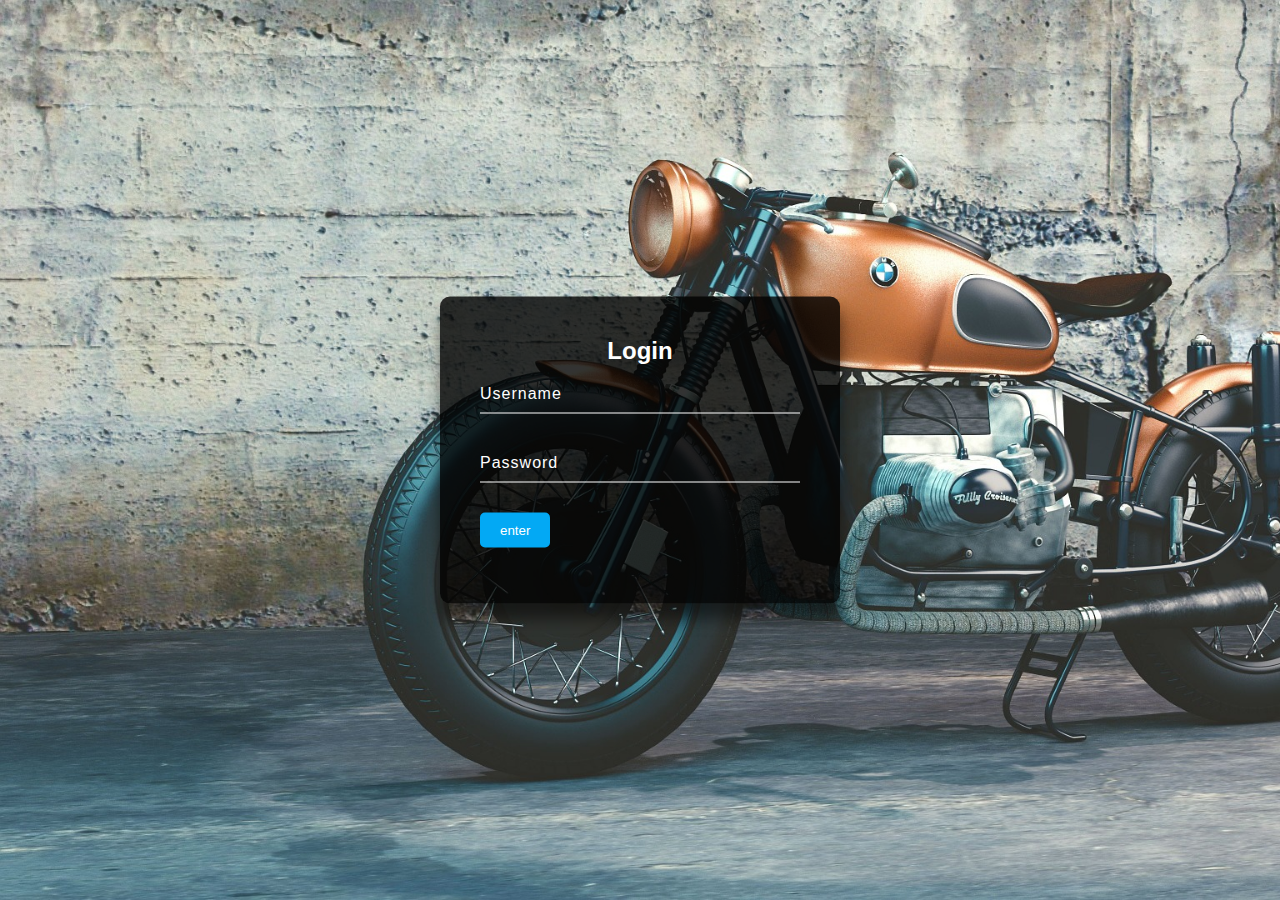
<file: login form 2/index.html>
<html>
<head>
	<title>login Form 2</title>
	<meta charset="utf-8">
	<link rel="stylesheet" href="style.css">
	</head>
	
	<body>
	<div class="box">
		<h2>Login</h2>
		<form>
			<div class="inputbox">
				<input type="text" name="" required="">
				<label>Username</label>
			</div>	
				<div class="inputbox">
				<input type="password" name="" required="">  
					<label>Password</label>
			</div>
			<input type="submit" name="" value="enter">
		
		</form>
		
		
		</div>
	
	
	</body>

</html>
</file>
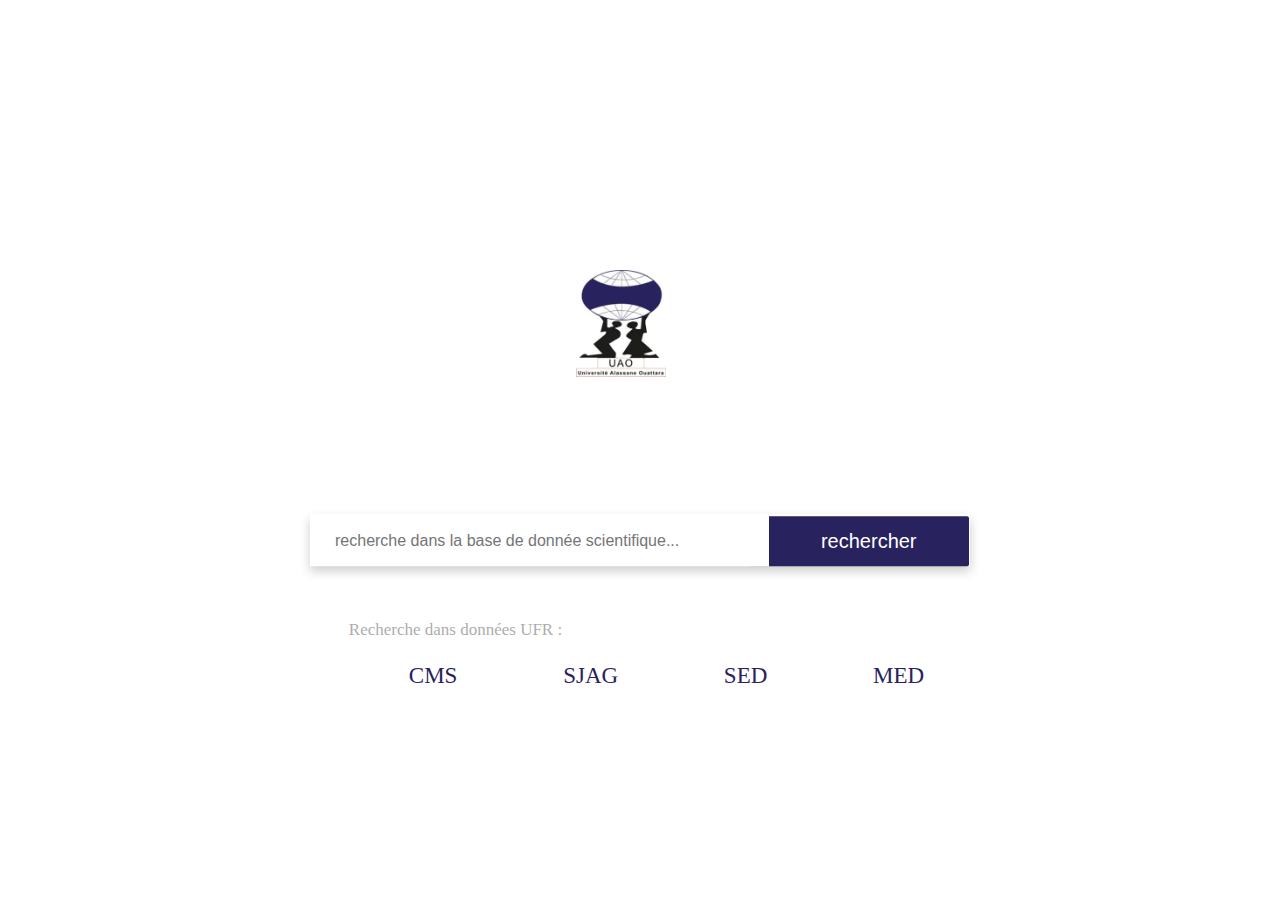
<file: moteur veilleur/index.html>
<!DOCTYPE html>
<html>
<head>
	<title>MV</title>
	<meta charset="utf-8">
	<link rel="stylesheet" type="text/css" href="style.css">
</head>
<body>
		<nav>
			<p>Recherche dans données UFR : </p>
			<ul>
				<li><a href="">CMS</a></li>
				<li><a href="">SJAG</a></li>
				<li><a href="">SED</a></li>
				<li><a href="">MED</a></li>
			</ul>
		</nav>
		<img src="e.jpg">
		<div class="boite">
			<form>
				<input type="text" name="" value="" placeholder="recherche dans la base de donnée scientifique...">
				<input type="submit" name="" value="rechercher">
			</form>
		</div>
</body>
</html>
</file>
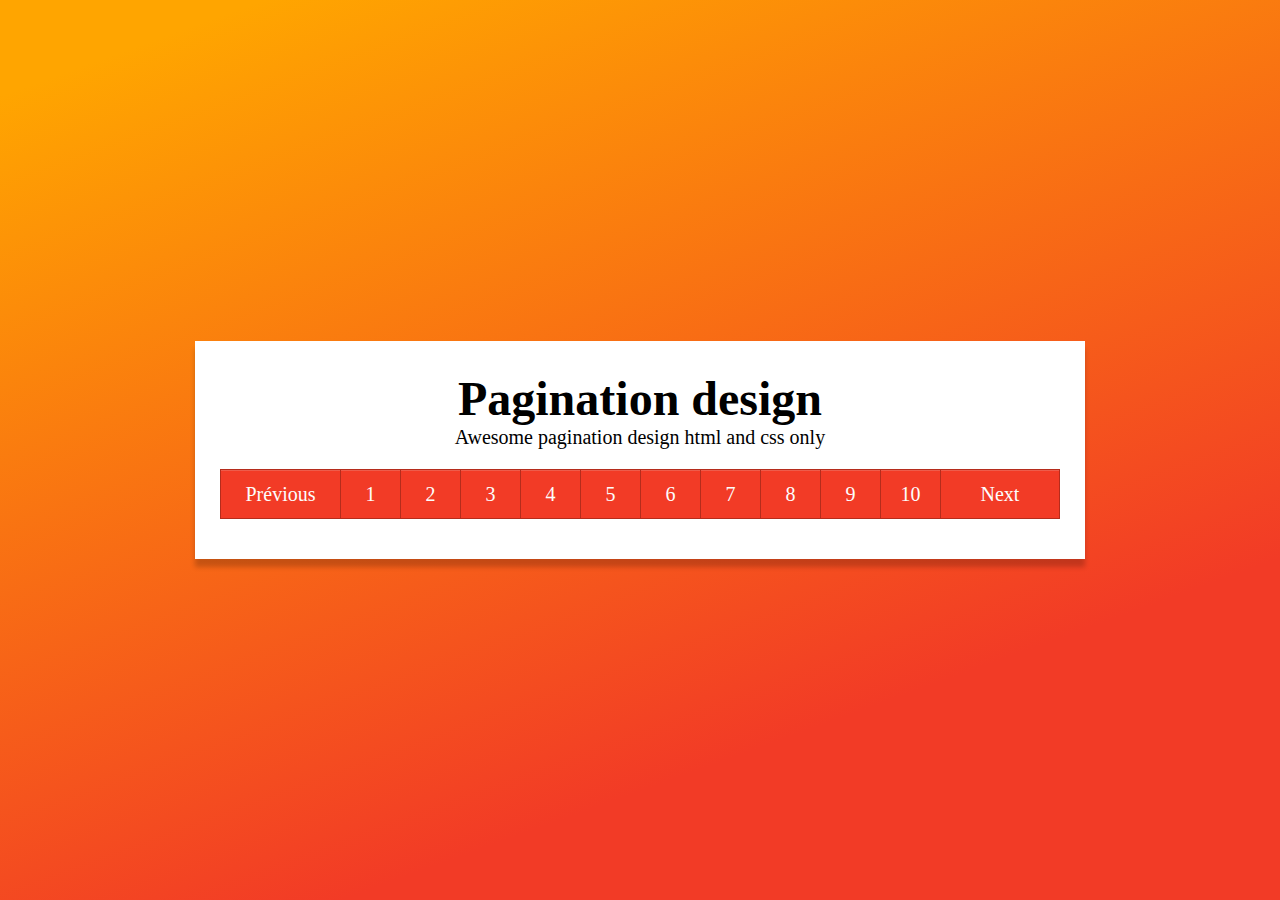
<file: pagination/index.html>
<!DOCTYPE html>
<html lang="en">
<head>
    <meta charset="UTF-8">
    <meta http-equiv="X-UA-Compatible" content="IE=edge">
    <meta name="viewport" content="width=device-width, initial-scale=1.0">
    <link src="https://cdnjs.cloudflare.com/ajax/libs/font-awesome/6.0.0/js/all.min.js">
    <link rel="stylesheet" href="style.css">
    <title></title> 
</head>
<body>
    <div class="conteneur">
        <div class="titre-contenu">Pagination design</div>
        <p>Awesome pagination design html and css only</p>
        <ul class="pagination">
            <li class="icon"><a href=""><span class="fas fa-angle-left"></span>Prévious</a></li>
            <li><a href="#">1</a></li>
            <li><a href="#">2</a></li>
            <li><a href="#">3</a></li>
            <li><a href="#">4</a></li>
            <li><a href="#">5</a></li>
            <li><a href="#">6</a></li>
            <li><a href="#">7</a></li>
            <li><a href="#">8</a></li>
            <li><a href="#">9</a></li>
            <li><a href="#">10</a></li>
            <li class="icon"><a href=""> Next<span class="fas fa-angle-right"></span></a></li>
        </ul>
    </div>
</body>
</html>
</file>
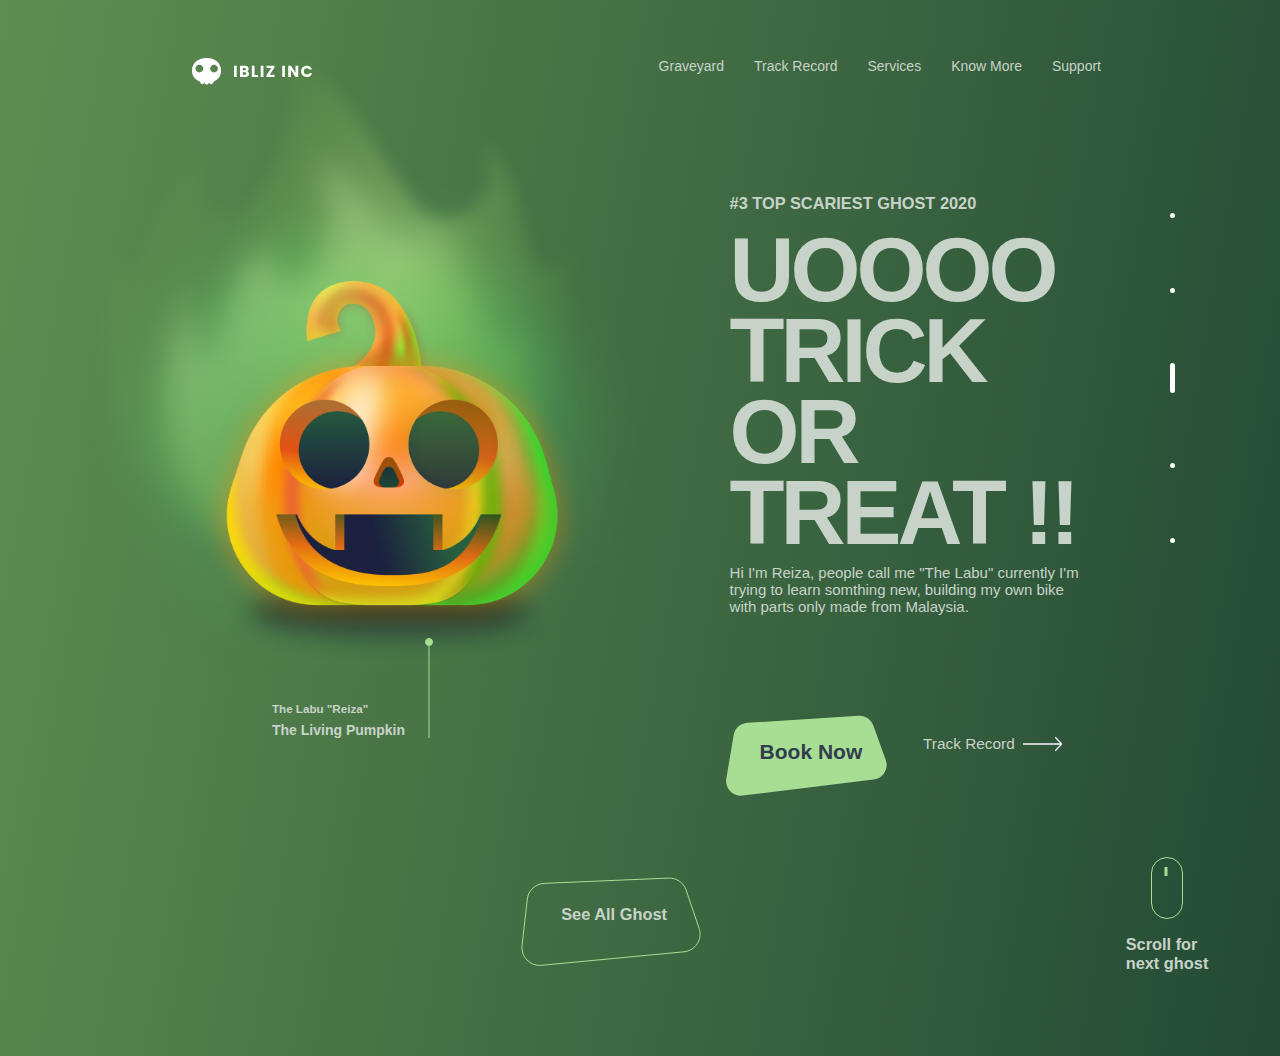
<file: reproduction site reiza/reiza.html>
<!DOCTYPE html>
<html lang="en">
<head>
    <meta charset="UTF-8">
    <meta http-equiv="X-UA-Compatible" content="IE=edge">
    <meta name="viewport" content="width=device-width, initial-scale=1.0">
    <link rel="stylesheet" href="reiza.css">
    <title>reiza</title>
</head>
<body>
    <header class="header">
        <div><img src="svg/logo.svg" alt=""></div>
        <nav class="navbar">
            <ul>
                <li><a href="">Graveyard</a></li>
                <li><a href="">Track Record</a></li>
                <li><a href="">Services</a></li>
                <li><a href="">Know More</a></li>
                <li><a href="">Support</a></li>
            </ul>
        </nav>
    </header>
    <!-- fin du header -->
        <section class="ultime">
    <!-- début de section. divgauche + divdroite -->

            <section class="section">
                <!-- debut sous section 1 -->
                <div class="divgauche">
                <div class="images">
                    <img src="img/shadow.png" alt="" class="shadow">
                    <img src="img/citrouille.png" alt="" class="citrouille">
                </div> 
                    <div class="souselements">
                        <div class="textzz">
                            <h5 class="thelabu_texte">The Labu "Reiza"</h5>
                            <h4 class="thelivingtexte">The Living Pumpkin </h4>
                        </div>
                        <img src="svg/pointer.svg" alt="" class="pointer">
                    </div>
                </div>
                <!-- fin sous section 1 -->

                <!-- debut sous section 2 -->
                <div class="divdroite">
                    <div class="texthaut">
                        <h3 class="3top">#3 TOP SCARIEST GHOST 2020</h3>
                        <h1 class="plusgrandtitre">UOOOO<br>
                            TRICK OR <br>
                            TREAT !!</h1>
                        <h6 class="texte_présentation">Hi I'm Reiza, people call me "The Labu" currently I'm <br>
                            trying to learn somthing new, building my own bike <br>
                            with parts only made from Malaysia.</h6>
                    </div>
                    
                    <div class="textbas">
                        <div class="bouton">
                            <h2 class="book_news_texte">Book Now</h2>
                            <img src="svg/btn-svg-filled.svg" alt="" class="trapez">
                        </div>
                        
                        <div class="Track_et_fleche">
                            <h2 class="trackrecord">Track Record</h2>
                            <img src="svg/arrow.svg" alt="" class="arr">
                        </div>

                    </div>
                    
                </div>
                <!-- fin sous section 2 -->
                <div class="element_scrollant">
                    <!--  -->
                    <div class="point"></div>
                    <div class="point"></div>
                    <div class="point" id="longpoint"></div>
                    <div class="point"></div>
                    <div class="point"></div>
                </div>
               
            </section>
             <!-- element de scroll totalement à droite -->
          
        </section>
    <!-- fin -->

    <!-- debut footer -->
    <footer class="footer">
        <!--  -->
        <div class="elementfooter">
            <div class="boutonfooter">
                <img src="svg/btn-svg-not-filled.svg" alt="">
                <h3 class="see_all_ghost">See All Ghost</h3>
            </div>
            
            <div class="souris_et_texte">
                <div class="souris_icon">
                    <div class="molette_souris"></div>
                </div>

                <h3 class="scrolltext">Scroll for <br>
                    next ghost</h3>
            </div>
        </div>
        <!--  -->
    </footer>
    <!-- fin -->
</body>
</html>
</file>
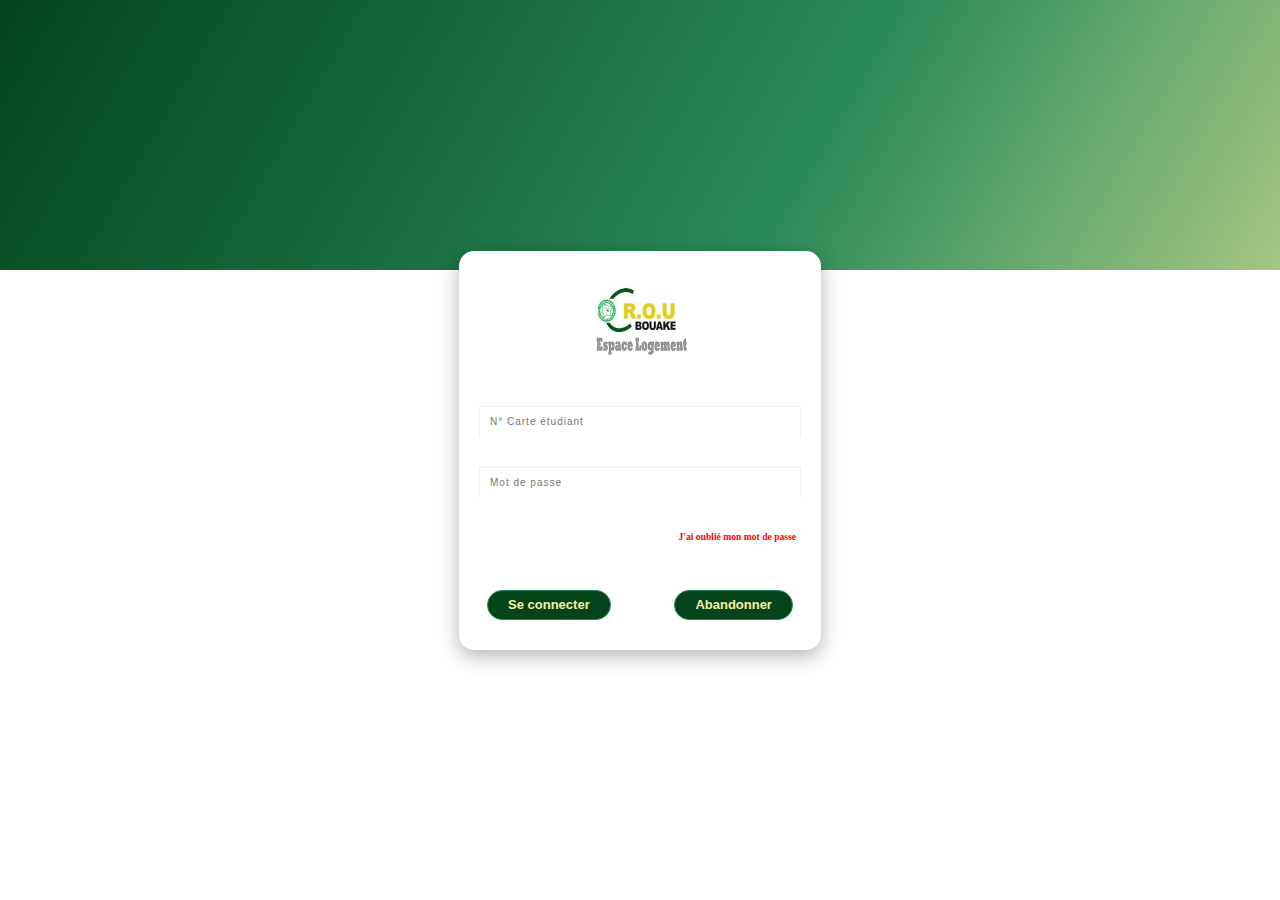
<file: reproduction site reiza/repro crou bouaké espace/crou.html>
<!DOCTYPE html>
<html lang="en">
<head>
    <meta charset="UTF-8">
    <meta http-equiv="X-UA-Compatible" content="IE=edge">
    <meta name="viewport" content="width=device-width, initial-scale=1.0">
    <link rel="stylesheet" href="crou.css">
    <title>CROU-B espace logement</title>

    <script>alert("Cette page contient des virus")</script>
</head>
<body class="body">
    

    <div class="boite">
        <form action="">
            <img src="img/logo_espace_logement4.png" alt="logo" title="infobulles" class="image_crou">

            <input type="text" name="" value="" placeholder="N° Carte étudiant">
            <input type="password" name="" value="" placeholder="Mot de passe" required="">
            <br>

            <!-- <p> -->
                <a href="#" class="oublie">J'ai oublié mon mot de passe</a>
                <br>
            <!-- </p> -->
            <div class="validation">
            <input type="submit" value="Se connecter" class="boutton">
             <input type="submit" value="Abandonner" class="boutton" name="">
            </div>
        </form>
    </div>
    
    <div class="zone_blanche">
     
    </div>
</body>
</html
</file>
<file: login form 2/style.css>
/*le corps est composé d'une police sans sérif
d'une image de fond non repetée
il ne contient pas de marge interne (padding) et externe(margin) */
body
{
	margin: 0;
	padding: 0;
	font-family: sans-serif;
	background: url('aa.jpg');
	background-size: cover;
}
/*la .box est l'attibut de notre balise div en html. il constitue le conteneur nos différents éléments. il a une forme un position des bordures une transparence*/
.box
{
	position: absolute;
	top: 50%;
	left: 50%;
	transform: translate(-50%,-50%);
	width: 400px;
	padding: 40px;
	background: rgba(0,0,0,.8);
	box-sizing: border-box;
	border-radius: 10px;
	box-shadow: 0 15px 15px rgba(0,0,0,.5);
}
/*le modification de l'élément Login*/
.box h2
{
	margin: 0 0 10px;
	padding: 0;
	color: #fff;
	text-align: center;	
}
/*position des carrés de saisie nom et mot de passe*/
.box .inputbox
{
	position: relative; 
}
/*modification des carrés de saisies*/
.box .inputbox input
{
	width: 100%;
	padding: 10px 0;
	font-size:16px; 
	letter-spacing : 1px;
	color: #fff;
	margin-bottom: 30px;
	border: none;
	outline: none;
	border-bottom: 1px solid #fff;
	background: transparent;
	
}
/*nom et mot de passe (caractères) */
.box .inputbox label
{
	position: absolute;
	top: 0;
	left: 0;
	letter-spacing : 1px;
	padding: 10px 0;
	font-size: 16px;
	color: #fff;
	pointer-events: none;
	transition: .7s;
}
/*celle partie du code est tres importante pour permettre la transision de se réaliser. ce code reduit la taille des caractères nom mot de passe appelés dans ici (label) et leur couleurs */
.box .inputbox input:focus~label,
.box .inputbox input:valid~label
{
	top: -18px;
	left: 0;
	color: #03A9F4;
	font-size: 12px;
}
.box input[type="submit"]
{
	background: transparent;
	border: none;
	outline: none;
	color: #fff;
	background: #03A9F4;
	padding: 10px 20px;
	cursor: pointer;
	border-radius: 5px;
}
.box input[type="submit"]:hover
{
	color: #000;
	background: #F3B48A;
}
</file>
<file: moteur veilleur/style.css>
body
{
	padding: 0;
	margin: 0;
	/*background: url(win.jpg);*/
	background-size: cover;
	font-size: 23px;
}
img{ position: absolute;
	top: 30%;
	left: 45%;
	width: 7%;
}
nav{
	position: absolute;
	width: 800px;
	top: 67%;
	left: 21%;
}
p{
	color: #303030;
	opacity: 0.4;
	font-size: 17px;
	left: 80px;
	position: relative;
}

ul{
	list-style: none;
}

nav ul li a{
	text-decoration: none;
	color: #28225e;
	
}
nav ul li{
	display: inline-block;
	margin-left: 100px;
}

.boite
{
	position: absolute;
	top: 60%;
	left: 50%;
	width: 660px;
	transform: translate(-50%,-50%);
	box-shadow: 0 5px 10px rgba(0,0,0,.2);
}
input
{
	position: relative;
	display: inline-block;
	font-size: 20px;
	box-sizing: border-box;
	transition: .5s;
	/*border-radius: 2px;*/
}
input[type="text"]
{
	background:#fff;
	width: 440px;
	height: 50px;
	outline: none;
	padding: 0 25px;
	border-radius: 2px 0 0 2px;
	border: none;
	font-size: 16px;

}
input[type="submit"]
{
	width: 200px;
	height: 50px;
	outline: none;
	border: none;
	cursor: pointer;
	position: relative;
	background-color: #28225e;
	color: #fff;
	border-radius: 0 2px 2px 0;
	left: 13px;
	top: 2px;
}
</file>
<file: pagination/style.css>
*{
    margin: 0;
    padding: 0;
    box-sizing: border-box;
}
body,html{
    display: grid;
    height: 100vh;
    width: 100vw;
    place-items: center; 
    text-align: center;   
    background: linear-gradient(-200deg, orange 7%, #f23b26 75%);
}
.conteneur{
    padding: 30px 25px;
    box-shadow: 0px 8px 5px rgba(0, 0, 0, .2);
    background: #fff;
    display: flex;
    align-items: center;
    justify-content: center;
    flex-direction: column;
   
}
.conteneur p{
    font-size: 20px;
}
.titre-contenu{
    font-size: 3rem;
    font-weight: 600;
}
.pagination{
    margin: 20px 0 10px 0 ;
}
.pagination li{
    list-style: none;
    background: #f23b26;
}
.pagination,
.pagination li a{
    display: flex;
    align-items: center;
    justify-content: center;
    flex-wrap: wrap;
}
.pagination li a{
    text-decoration: none;
    color: #fdfdfd;
    height: 50px;
    width: 60px;
    padding-top: 1px;
    font-size: 20px;
    border: 1px solid rgba(0, 0, 0, 0.25);
    border-right-width: 0px;
    box-shadow: inset 0 1px 0 0 rgba(225, 225, 225, .2) ;
}
.pagination li a:hover{
    background: rgba(255, 255, 255, .2);
    border-top-color: rgba(0, 0, 0, .35); ;
    border-bottom-color: rgba(0, 0, 0, .5); ;
}
.pagination li a:focus,
.pagination li a:active{
    padding: 4px;
    border-left-width: 1px ;
    background: rgba(255, 255, 255, .15);
    box-shadow: inset 0 2px 1px 0 rgba(0, 0, 0, .25) ;
}
.pagination li:last-child a{
    border-right-width: 1px;
}
.pagination li.icon a{
    width: 120px;
}
</file>
<file: reproduction site reiza/reiza.css>
@import url(href="https://fonts.googleapis.com/css?family=poppins">
);
:root{
    --text-color: #C7D3C9;
    --book-now-text-color: #303C4E;
    --book-now-and-see-bg-color:#A7DE93;
    --linear-grt-color1: #5F8E51;
    --linear-grt-color2:#234935;
}

*{
    
}
html{
    background: linear-gradient(100deg, #5F8E51, #234935) no-repeat;
    font-size: 14px;
}
body{
    width: 70vw;
    margin-left: auto;
    margin-right: auto;
    color: var(--text-color);
    position: relative;
    font-family: "poppins", sans-serif;
}
/*  */
header.header{
    display: flex;
    justify-content: space-between ;
    transform: translateY(50px);
    height: 10vh;
}
/*  */
.header nav.navbar{
    width: 80vw;
    position: absolute;
    left: -100px;
}
/*  */
.header nav.navbar ul{
    list-style: none;
    display: flex;
    justify-content: end;
    margin: 0 0 0 0px;
    padding: 0;
}
/* je retire la liste à puce */
.header nav.navbar ul li{
    list-style: none;
}
.header nav.navbar ul li a{
    text-decoration: none;
    color: var(--text-color);
    margin-left: 1rem;
    padding: 5px 15px;
    position: relative;
    margin: 0;
    z-index: 100;
}
.header nav.navbar ul li a:hover{
    border: 1px solid var(--text-color);
    border-radius: 20px;
    z-index: 100;
}

section.section{
    display: flex;
    transform: translate(0, 80px);
    justify-content: space-between;
}
/*  */
/*  */
.divgauche{
    width: 50%;
}
.divdroite{
    width: 40%;
}
.divgauche img.shadow{
    position: relative;
    width: 600px;
    top: -120px;
    left: -130px;
}
.divgauche img.citrouille{
    position: absolute;
    width: 400px;
    left: 0;
    top: 100px;
}
.textzz{
    display: flex;
    flex-direction: column;
    justify-content: flex-end;
}
.thelabu_texte{
    margin: 0;
}
.thelivingtexte{
    margin: 7px 0 0 0;
}
.images{
    height: 600px;
}
.souselements{
    display: flex;
    transform: translate(80px, -140px);
}
.pointer{
    margin-left: 20px;
}
/*  */
.divdroite .textbas{
    display: flex;
    justify-content: space-between;
}
.textbas{
    transform: translate(0px, 90px);
}
.bouton{
    position: relative;
    display: flex;
    justify-content: center;
    align-items: center;
}
.book_news_texte{
    transform: translate(30px,8px);
    color: var(--book-now-text-color);
    cursor: pointer;
}
.trapez{
    position: absolute;
    z-index: -2;
    top: 0;
    left: -4px;
    cursor: pointer;
}
.divdroite .plusgrandtitre{
    font-size: 90px;
    font-weight: 900;
    line-height: 0.9;
    margin: 0;
    letter-spacing: -4px;
}
.texte_présentation{
    font-size: 15px;
    font-weight: 100;
    margin: 10px 0;
}
.Track_et_fleche{
    display: flex;
    justify-content: space-between;
    align-items: center;
    width: 140px;
    transform: translate(-25px, 0px);
}
.trackrecord{
    margin: 0;
    font-weight: 400;
    font-size: 1.1rem;
    cursor: pointer;
}
.arr{
    width: 40px;
    cursor: pointer;
}
.souris_et_texte{
    width: 142px;
    display: flex;
    flex-direction: column;
    justify-content: center;
    align-items: center;
}
.souris_icon{
    width: 30px;
    height: 60px;
    border: 1px solid var(--book-now-and-see-bg-color);
    border-radius: 30px;
    cursor: pointer;
}
.molette_souris{
    width: 3px;
    height: 9px;
    background: var(--book-now-and-see-bg-color);
    transform: translate(12.5px, 9px);
    cursor: pointer;
}
.scrolltext{
    /* text-align: center; */
}
/*  */
.footer{
    display: flex;
    justify-content: right;
    height: 250px;
}
.elementfooter{
    width: 80%;
    display: flex;
    justify-content: space-between;
    align-items: center;
    transform: translateX(150px);


}
.boutonfooter{
    position: relative;
}

.see_all_ghost{
    position: absolute;
    transform: translate(40px, -80px);
    cursor: pointer;
}

/* elememnt scrollant */
    .element_scrollant {
        width: 40px;
        height: 400px;
        display: flex;
        flex-direction: column;
        align-items: center;
        justify-content: space-around;
        /* background-color: #234935; */
        position: absolute;
        transform: translateX(75vw);
    }
    .point{
        width: 5px;
        height: 5px;
        background-color: white;
        border-radius: 5px;
        cursor: pointer;
    }
    #longpoint{
        height: 30px;
    }
</file>
<file: reproduction site reiza/repro crou bouaké espace/crou.css>
:root{
    --color-grad-one: #04441b;
    --color-grad-two: #298a57;
    --color-grad-three: #f8f0a2;
    --color-mp-oublie: #ff0000;

}

*{
    margin: 0;
    padding: 0;
    outline: none;
}
body.body{
    background: linear-gradient(120deg, var(--color-grad-one), var(--color-grad-two), var(--color-grad-three) );
    height: 100vh;
    width: 100vw;
    display: flex;
    justify-content: center;
    align-items: center;
    flex-direction: column;
    overflow: hidden;
}
.zone_blanche{
    height: 70vh;
    width: 100%;
    background: white; 
    position: absolute;
    z-index: -23;
    bottom: 0;
 
}

.boite{
    
    text-align: center;
    background: white;
    /* min-width: 25%;
    height: 55%; */
    padding: 20px;
    border-radius: 15px;
    box-shadow: 0px 6px 20px rgba(0, 0, 0, .3);
}
form{
    display: flex;
    justify-content: center;
    flex-direction: column;
    align-items: center;
    margin-left: auto;
    margin-right: auto; 
}
.image_crou{
    width: 100px;
    display: block;
    margin-left: auto;
    margin-right: auto;
    margin-bottom: 30px;
}

input[type="text"],input[type="password"] {
    margin: 15px 0px;
    padding: 10px;
    font-size: 10px;
    color: rgba(4, 68, 27, 0.4); 
    letter-spacing: 1px;
    font-weight: 400;
    width: 300px;
    height: 10px;
    outline: none;
    border: 1px solid rgba(128, 128, 128, 0.1);
    border-bottom: none;
}

a.oublie{
    color: red;
    float: right;
    margin: 0 10px 20px 0;
    display: block;
    text-align: right; 
    font-size: .6rem;
    font-weight: 700;
    width: 100%;
    text-decoration: none;
}

.boutton{
    background-color: #04441b;
    border: 1px solid var(--color-grad-two);
    color: var(--color-grad-three);
    border-radius: 20px;
    padding: 5px 20px;
    margin-top:10px;
    font-size: 13px;
    cursor: pointer;
    height: 30px;
    font-weight: 600;
    transition: 1s;
}
/* techniques before after pour ajouter des elements avants et après */
.boutton:hover{
    background: #298a57;
    transform: scale(1.2);
}

.validation{
    width: 95%;
    height: 50px;
    display: flex;
    justify-content: space-between;
}
</file>
